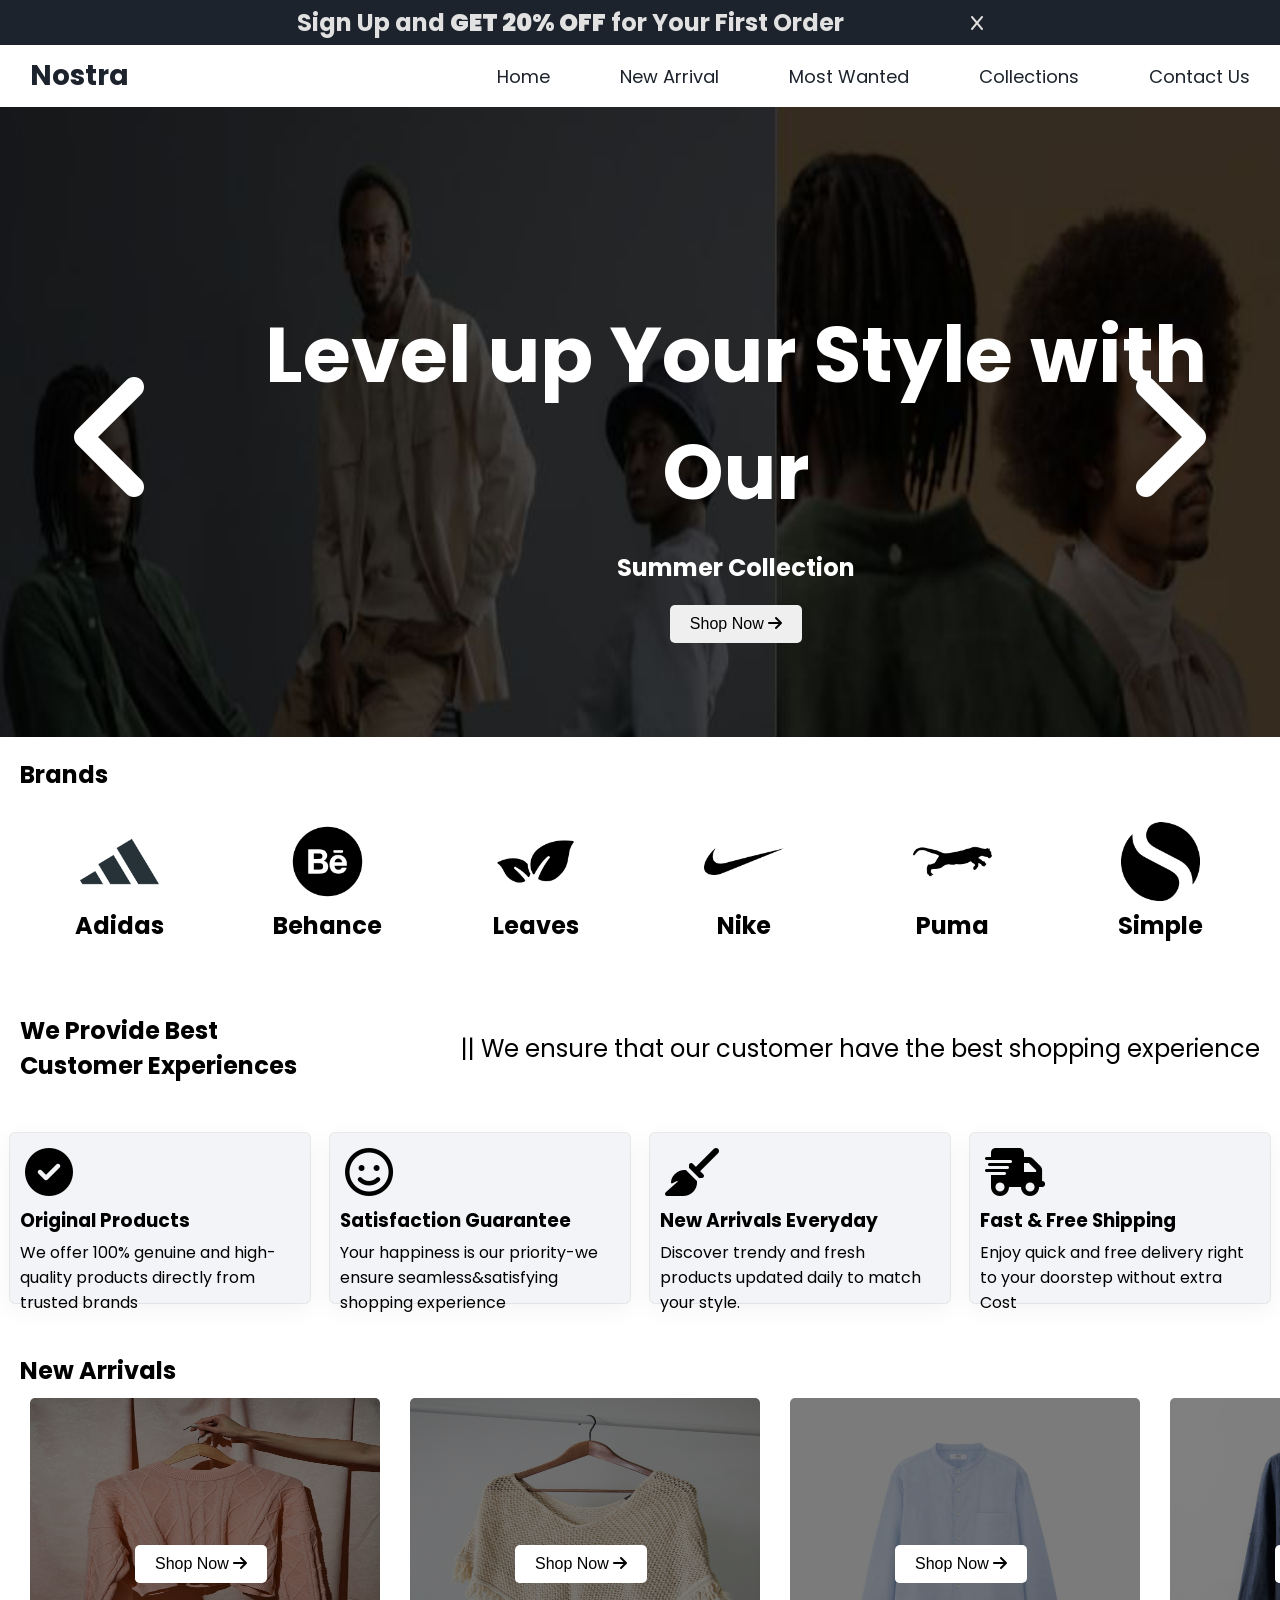
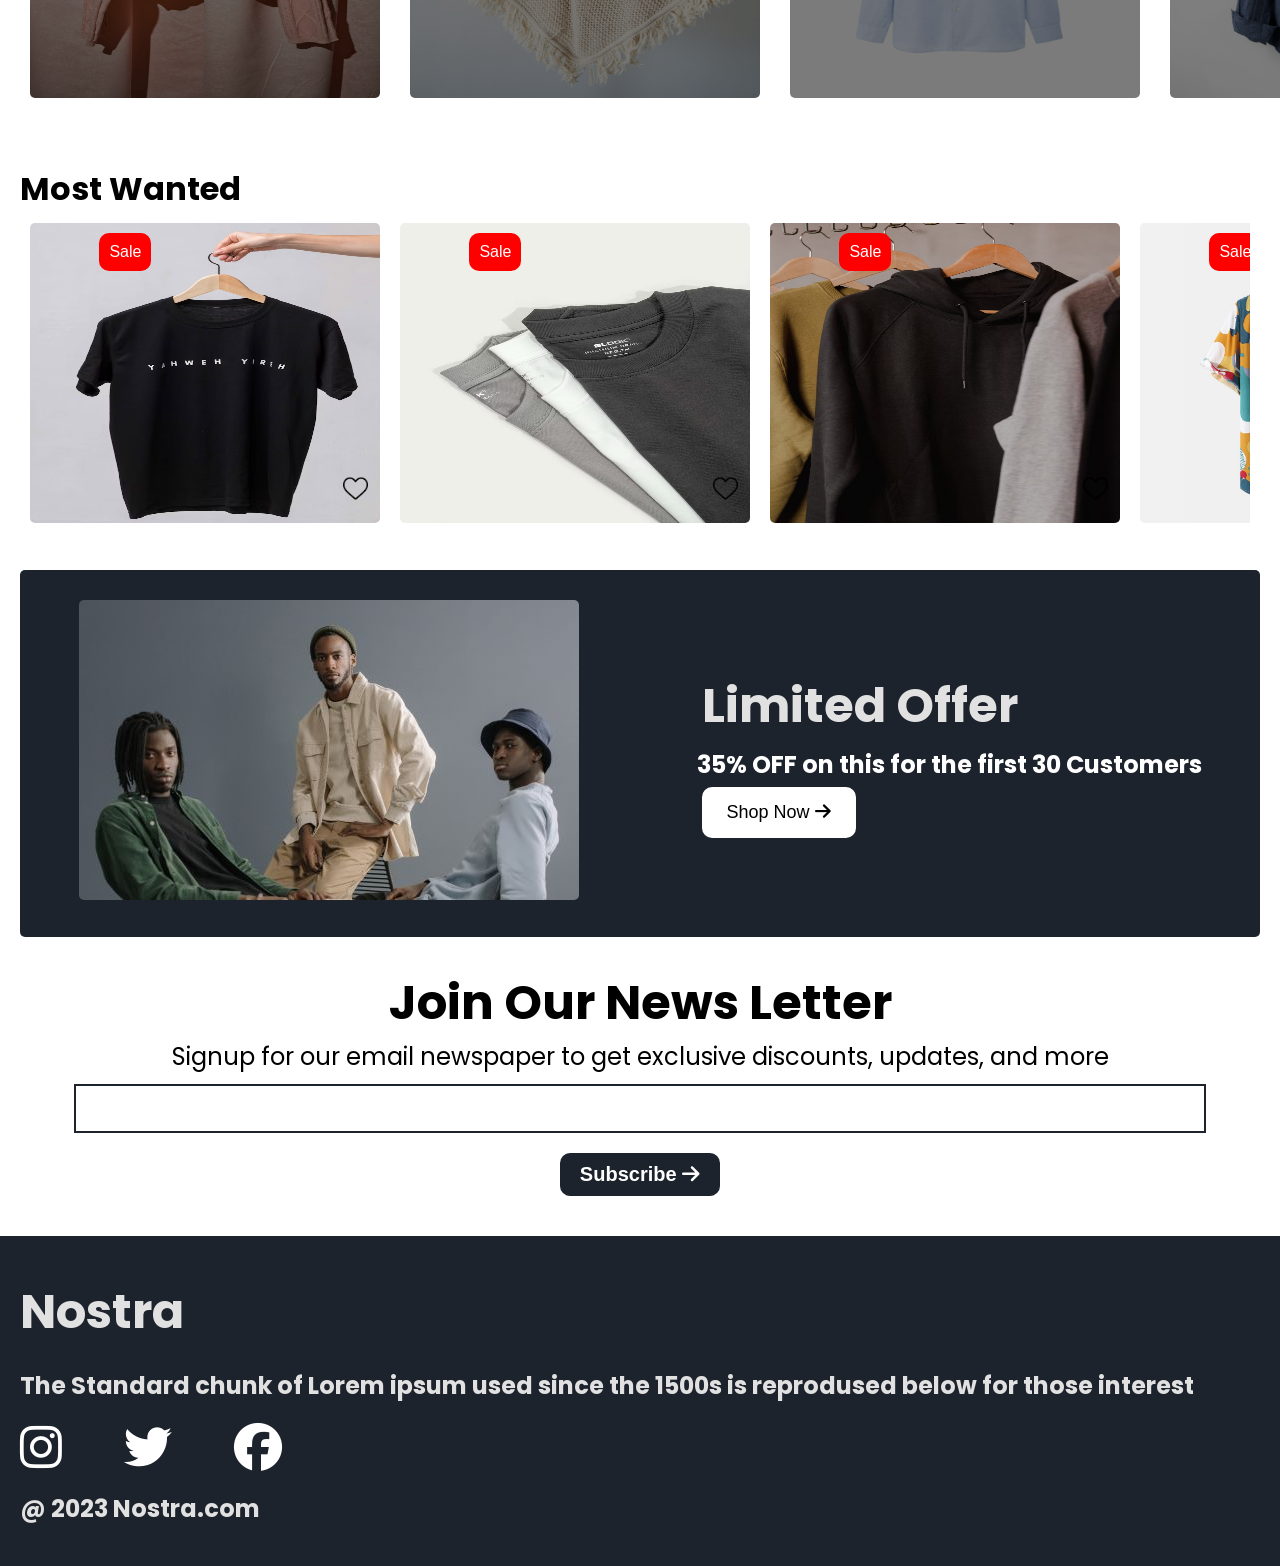
<file: index.html>
<!DOCTYPE html>
<html lang="en">
<head>
    <meta charset="UTF-8">
    <meta name="viewport" content="width=device-width, initial-scale=1.0">
    <title>Nostra</title>
    <!-- css style link -->
     <link rel="stylesheet" href="style.css">
     <!--Link Google Fonts-->
    <link rel="preconnect" href="https://fonts.googleapis.com">
    <link rel="preconnect" href="https://fonts.gstatic.com" crossorigin>
    <link href="https://fonts.googleapis.com/css2?family=Poppins:wght@400;500;700&display=swap" rel="stylesheet">

    <!--Link Font Awesome-->
    <link rel="stylesheet" href="https://cdnjs.cloudflare.com/ajax/libs/font-awesome/6.4.2/css/all.min.css">
</head>
<body>
    <!-- NavBar -->
     <section class="nav__container">
        <nav>
            <div class="prompt__text">
                <h2>Sign Up and <strong>GET 20% OFF</strong>  for Your First Order</h2>
                <i id="close-text" class="fa-solid fa-x"></i>
            </div>
            <div class="navbar">
                <h1>Nostra</h1>
                <i id="menu__bar" class="fa-solid fa-bars"></i>
                <ul class="navbar__list">
                    <li><a href="index.html">Home</a></li>
                    <li><a href="#new__Arrivals">New Arrival</a></li>
                    <li><a href="#most__wanted">Most Wanted</a></li>
                    <li><a href="collection.html">Collections</a></li>
                    <li><a href="contact.html">Contact Us</a></li>
                </ul>
                
            </div>
        </nav>
     </section>

     <!-- menu sidebar -->
      <div class="menu-container">
          <p class=" close__menu">X</p>
          <ul class="menubar__list">
              <li><a href="index.html">Home</a></li>
              <li><a href="#new__Arrivals">New Arrival</a></li>
              <li><a href="#most__wanted">Most Wanted</a></li>
              <li><a href="collection.html">Collections</a></li>
              <li><a href="contact.html">Contact Us</a></li>
            </ul>
        </div>

     <!-- slider img -->
      <section class="slider-container">
        <div>
            <i id="slider_left" class="fa-solid fa-angle-left" ></i>
        </div>
        <div class="slider-text">
            <h1>Level up Your Style with Our</h1>
            <h3>Summer Collection</h3>
            <button class="slider-btn">Shop Now <i class="fa-solid fa-arrow-right"></i></button>
            
        </div>
        <div class="slider-img">
            <img src="./image/slider-one.jpg" alt="Slider One">
            <img src="./image/slider-two.jpg" alt="Slider Two">
            <img src="./image/slider-three.jpg" alt="Slider Three">
        </div>
        <div>
            <i id="slider_right" class="fa-solid fa-angle-right"></i>
        </div>
      </section>

      <!-- Brands -->
       <section class="brand__container">
        <h1>Brands</h1>
        <div class="brand__cards">
            <div class="brand__card">
                <img src="./image/adidas.png" alt="Adidas">
                <h2>Adidas</h2>
            </div>
            <div class="brand__card">
                <img src="./image/behance.png" alt="Behance">
                <h2>Behance</h2>
            </div>
            <div class="brand__card">
                <img src="./image/leaves.png" alt="Leaves">
                <h2>Leaves</h2>
            </div>
            <div class="brand__card">
                <img src="./image/nike.png" alt="Nike">
                <h2>Nike</h2>
            </div>
            <div class="brand__card">
                <img src="./image/puma.png" alt="Puma">
                <h2>Puma</h2>
            </div>
            <div class="brand__card">
                <img src="image/simple.png" alt="Simple">
                <h2>Simple</h2>
            </div>
        </div>
       </section>

       <!-- Features -->
        <section class="feature__container">
            <div class="feature__text">
                <div>
                <h1>We Provide Best </h1>
                <h1> Customer Experiences</h1>
                </div>
                <p>|| We ensure that our customer have the best shopping experience</p>
            </div>
            <div class="feature__cards">
                <div class="feature__card">
                    <i id="icon" class="fa-solid fa-circle-check"></i>
                    <h3>Original Products</h3>
                    <p>We offer 100% genuine and high-quality products directly from trusted brands</p>
                </div>
                <div class="feature__card">
                    <i id="icon" class="fa-regular fa-face-smile"></i>
                    <h3>Satisfaction Guarantee</h3>
                    <p>Your happiness is our priority-we ensure seamless&satisfying shopping experience</p>
                </div>
                <div class="feature__card">
                    <i id="icon" class="fa-solid fa-broom"></i>
                    <h3>New Arrivals Everyday</h3>
                    <p>Discover trendy and fresh products updated daily to match your style.</p>
                </div>
                <div class="feature__card">
                    <i id="icon" class="fa-solid fa-truck-fast"></i>
                    <h3>Fast & Free Shipping</h3>
                    <p>Enjoy quick and free delivery right to your doorstep without extra Cost</p>
                </div>
            </div>
        </section>

        <!-- New Arrivals -->
         <section id="new__Arrivals" >
            <div  class="arrival__container">
                <h1>New Arrivals</h1>
                <div class="arrival__cards">
                    <div class="arrival__card">
                        <img src="image/a-1.avif" alt="">
                        <button><button class="slider-btn">Shop Now <i class="fa-solid fa-arrow-right"></i></button></button>
                    </div>
                    <div class="arrival__card">
                        <img src="image/a-4.jpg" alt="">
                        <button><button class="slider-btn">Shop Now <i class="fa-solid fa-arrow-right"></i></button></button>
                    </div>
                    <div class="arrival__card">
                        <img src="image/a-2.jpg" alt="">
                        <button><button class="slider-btn">Shop Now <i class="fa-solid fa-arrow-right"></i></button></button>
                    </div>
                    <div class="arrival__card">
                        <img src="image/a-3.jpg" alt="">
                        <button><button class="slider-btn">Shop Now <i class="fa-solid fa-arrow-right"></i></button></button>
                    </div>
                </div>
            </div>
         </section>

         <!-- Most Wanted -->
            <div class="wanted__container initial-scroll-animate reveal-scroll-animate">
                <h1 id="most__wanted" class>Most Wanted</h1>
                <div class="Wanted__cards">
                    <div class="Wanted__card">
                        <img class="Wanted__card__img" src="image/s-1.avif" alt="">
                        <button>Sale</button>
                        <img class="blackheart" src="image/blackheart.png" alt="">
                    </div>
                    <div class="Wanted__card">
                        <img class="Wanted__card__img" src="image/s-2.avif" alt="">
                        <button>Sale</button>
                        <img class="blackheart" src="image/blackheart.png" alt="">
                    </div>
                    <div class="Wanted__card">
                        <img class="Wanted__card__img" src="image/s-3.avif" alt="">
                        <button >Sale</button>
                        <img class="blackheart" src="image/blackheart.png" alt="">
                    </div>
                    <div class="Wanted__card">
                        <img class="Wanted__card__img" src="image/s-4.jpg" alt="">
                        <button>Sale</button>
                        <img class="blackheart" src="image/blackheart.png" alt="">
                    </div>
                    <div class="Wanted__card">
                        <img class="Wanted__card__img" src="image/s-5.jpg" alt="">
                        <button>Sale</button>
                        <img class="blackheart" src="image/blackheart.png" alt="">
                    </div>
                    <div class="Wanted__card">
                        <img class="Wanted__card__img" src="image/s-6.jpg" alt="">
                        <button>Sale</button>
                        <img class="blackheart" src="image/blackheart.png" alt="">
                    </div>
                    <div class="Wanted__card">
                        <img class="Wanted__card__img" src="image/s-8.avif" alt="">
                        <button>Sale</button>
                        <img class="blackheart" src="image/blackheart.png" alt="">
                    </div>
                    <div class="Wanted__card">
                        <img class="Wanted__card__img" src="image/s-7.avif" alt="">
                        <button>Sale</button>
                        <img class="blackheart" src="image/blackheart.png" alt="">
                    </div>
                </div>
            </div>


          <!-- Offers -->
           <section>
            <div class="offer__container">
                <div class="offer__img">
                    <img src="image/offer.jpg" alt="">
                </div>
                <div class="offer__Text">
                    <h1>Limited Offer</h1>
                    <h2>35% OFF on this for the first 30 Customers</h2>
                    <button>Shop Now <i class="fa-solid fa-arrow-right"></i></button>
                </div>
            </div>
           </section>

           <!-- Subscription -->
            <section class="Subscribe__conatiner">
                <h1>Join Our News Letter</h1>
                <p>Signup for our email newspaper to get exclusive discounts, updates, and more</p>
                <input type="text"> <br>
                <button>Subscribe <i class="fa-solid fa-arrow-right"></i></button>
            </section>

            <!-- footer -->
             <section class="footer__container">
                <div class="footer__box">
                <h1>Nostra</h1>
                <h3>The Standard chunk of Lorem ipsum used since the 1500s is reprodused below for those interest</h3>
                <div class="footer__icon">
                    <i class="icon fa-brands fa-instagram" style="color: #ffffff;"></i>
                    <i class="icon fa-brands fa-twitter" style="color: #ffffff;"></i>
                    <i class="icon fa-brands fa-facebook" style="color: #ffffff;"></i>
                </div>
                <h3>@ 2023 Nostra.com</h3>
                </div>
             </section>
     <script src="script.js"></script>
</body>
</html>
</file>
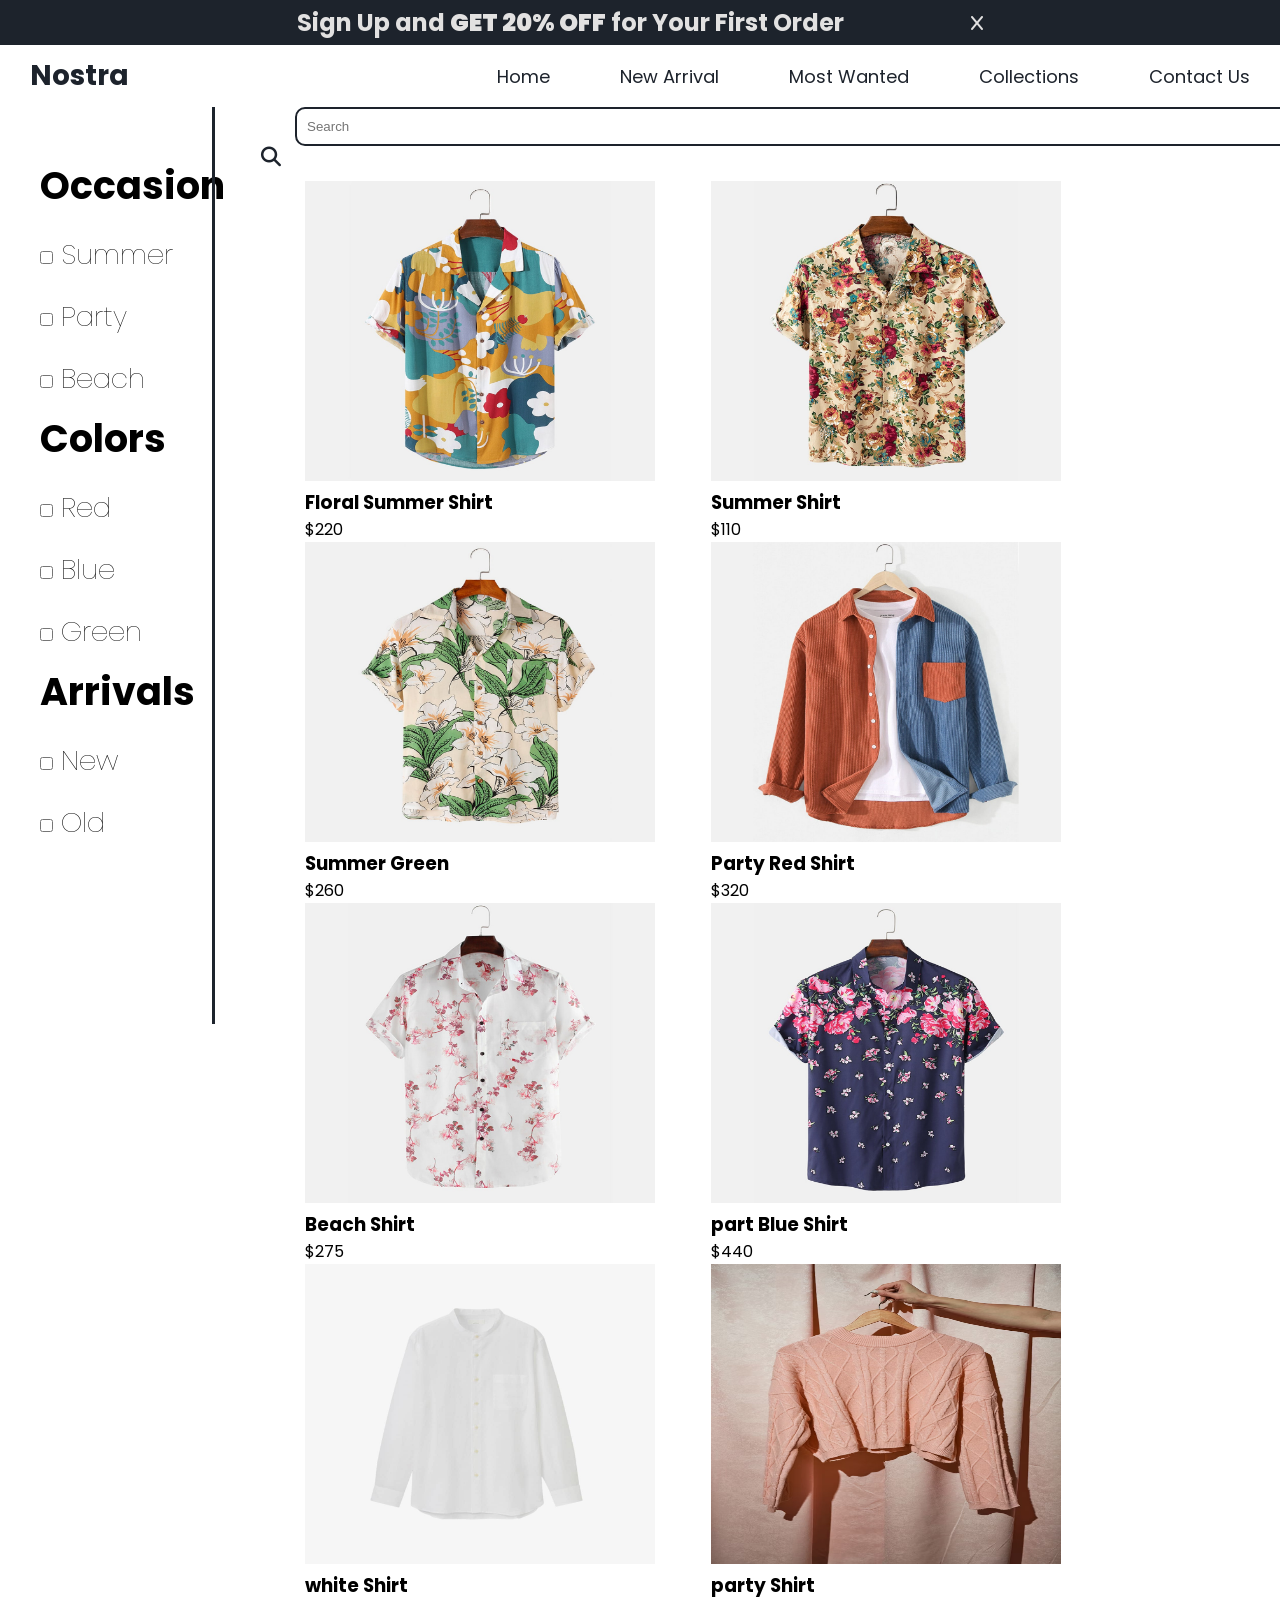
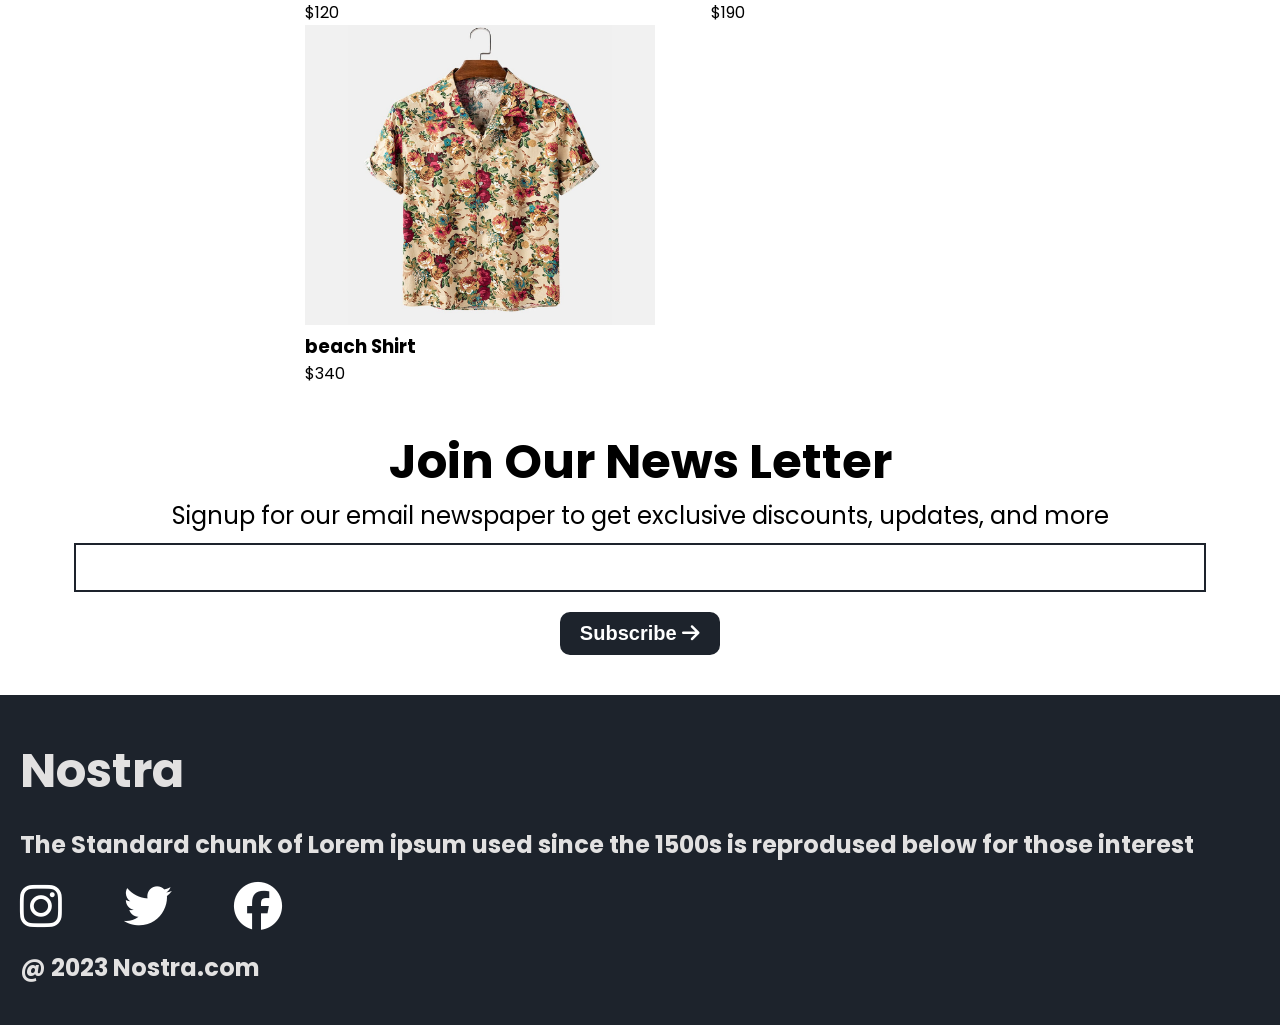
<file: collection.html>
<!DOCTYPE html>
<html lang="en">
<head>
    <meta charset="UTF-8">
    <meta name="viewport" content="width=device-width, initial-scale=1.0">
    <title>Collections</title>
    <!-- css style link -->
     <link rel="stylesheet" href="style.css">
     <!--Link Google Fonts-->
    <link rel="preconnect" href="https://fonts.googleapis.com">
    <link rel="preconnect" href="https://fonts.gstatic.com" crossorigin>
    <link href="https://fonts.googleapis.com/css2?family=Poppins:wght@400;500;700&display=swap" rel="stylesheet">

    <!--Link Font Awesome-->
    <link rel="stylesheet" href="https://cdnjs.cloudflare.com/ajax/libs/font-awesome/6.4.2/css/all.min.css">
</head>
<body>
        <!-- NavBar -->
     <section class="nav__container">
        <nav>
            <div class="prompt__text">
                <h2>Sign Up and <strong>GET 20% OFF</strong>  for Your First Order</h2>
                <i id="close-text" class="fa-solid fa-x"></i>
            </div>
            <div class="navbar">
                <h1>Nostra</h1>
                <i id="menu__bar" class="fa-solid fa-bars"></i>
                <ul class="navbar__list">
                    <li><a href="index.html">Home</a></li>
                    <li><a href="#new__Arrivals">New Arrival</a></li>
                    <li><a href="#most__wanted">Most Wanted</a></li>
                    <li><a href="collection.html">Collections</a></li>
                    <li><a href="contact.html">Contact Us</a></li>
                </ul>
                
            </div>
        </nav>
     </section>

     <!-- menu sidebar -->
      <div class="menu-container">
          <p class=" close__menu">X</p>
          <ul class="menubar__list">
              <li><a href="index.html">Home</a></li>
              <li><a href="#new__Arrivals">New Arrival</a></li>
              <li><a href="#most__wanted">Most Wanted</a></li>
              <li><a href="collection.html">Collections</a></li>
              <li><a href="contact.html">Contact Us</a></li>
            </ul>
        </div>

     <!-- collections -->
      <section>
        <div class="collection__container">
            <div class="checker__container">
                <h1>Occasion</h1>
                <div>
                    <h3><input type="checkbox" name="tags" value="summer"> Summer</h3>
                    <h3><input type="checkbox" name="tags" value="party"> Party</h3>
                    <h3><input type="checkbox" name="tags" value="beach"> Beach</h3>
                </div>
                <h1>Colors</h1>
                <div>
                    <h3><input type="checkbox" name="tags" value="red"> Red</h3>
                    <h3><input type="checkbox" name="tags" value="blue"> Blue</h3>
                    <h3><input type="checkbox" name="tags" value="green"> Green</h3>
                </div>
                <h1>Arrivals</h1>
                <div>
                    <h3><input type="checkbox" name="tags" value="new"> New</h3>
                    <h3><input type="checkbox" name="tags" value="old"> Old</h3>
                </div>
                <hr class="Vertical__line">
            </div>
            <div class="product__container">
                <input id="search" type="text" placeholder="Search">
                <i id="search__icon" class="fa-solid fa-magnifying-glass"></i>
                <div class="product__cards">
                <div class="product__card">
                    <img src="image/p-1.jpg" alt="">
                    <h3>Floral Summer Shirt</h3>
                    <p>$220</p>
                </div>
                <div class="product__card">
                    <img src="image/p-2.jpg" alt="">
                    <h3>Summer Shirt</h3>
                    <p>$110</p>
                </div>
                <div class="product__card">
                    <img src="image/p-3.jpg" alt="">
                    <h3>Summer Green</h3>
                    <p>$260</p>
                </div>
                <div class="product__card">
                    <img src="image/p-4.jpg" alt="">
                    <h3>Party Red Shirt</h3>
                    <p>$320</p>
                </div>
                <div class="product__card">
                    <img src="image/p-5.jpg" alt="">
                    <h3>Beach Shirt</h3>
                    <p>$275</p>
                </div>
                <div class="product__card">
                    <img src="image/p-9.jpg" alt="">
                    <h3>part Blue Shirt</h3>
                    <p>$440</p>
                </div>
                <div class="product__card">
                    <img src="image/s-6.jpg" alt="">
                    <h3>white Shirt</h3>
                    <p>$120</p>
                </div>
                <div class="product__card">
                    <img src="image/a-1.avif" alt="">
                    <h3>party Shirt</h3>
                    <p>$190</p>
                </div>
                <div class="product__card">
                    <img src="image/p-7.jpg" alt="">
                    <h3>beach Shirt</h3>
                    <p>$340</p>
                </div>
                </div>
            </div>
        </div>
      </section>

     <!-- Subscription -->
     <section class="Subscribe__conatiner">
                <h1>Join Our News Letter</h1>
                <p>Signup for our email newspaper to get exclusive discounts, updates, and more</p>
                <input type="text"> <br>
                <button>Subscribe <i class="fa-solid fa-arrow-right"></i></button>
     </section>
    <!-- footer -->
    <section class="footer__container">
                <div class="footer__box">
                <h1>Nostra</h1>
                <h3>The Standard chunk of Lorem ipsum used since the 1500s is reprodused below for those interest</h3>
                <div class="footer__icon">
                    <i class="icon fa-brands fa-instagram" style="color: #ffffff;"></i>
                    <i class="icon fa-brands fa-twitter" style="color: #ffffff;"></i>
                    <i class="icon fa-brands fa-facebook" style="color: #ffffff;"></i>
                </div>
                <h3>@ 2023 Nostra.com</h3>
                </div>
    </section>
     <script src="collection.js"></script>
</body>
</html>
</file>
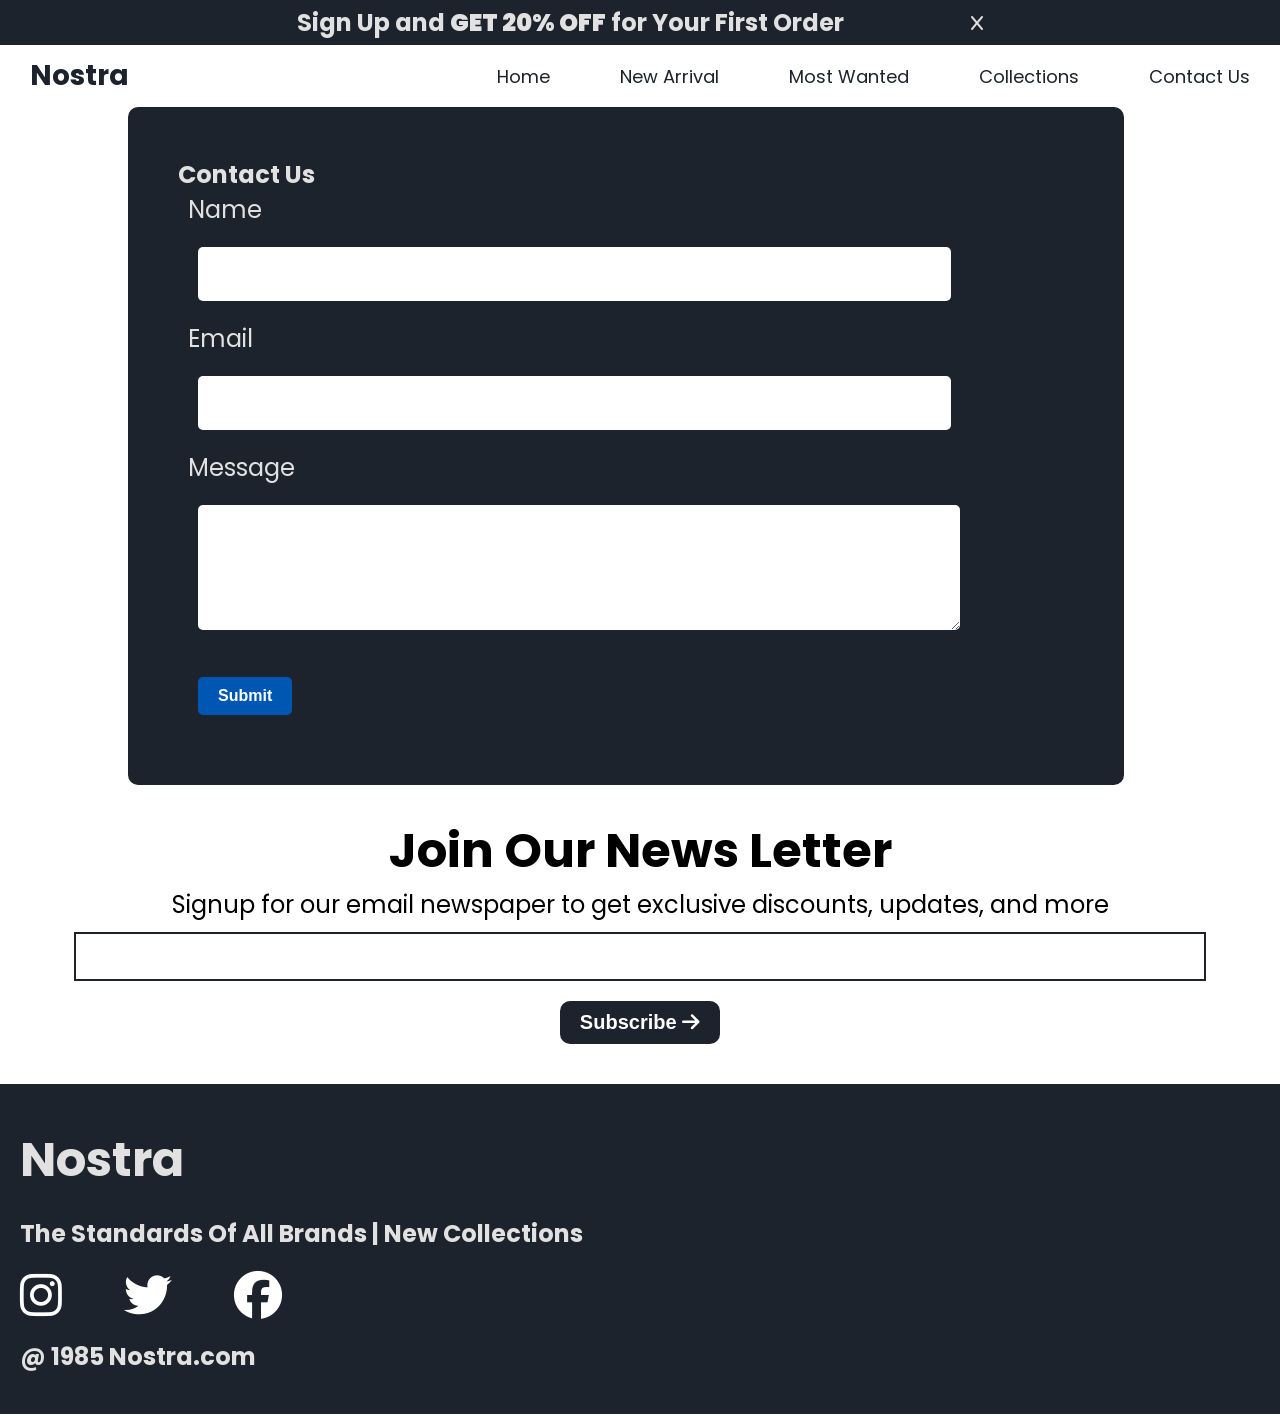
<file: contact.html>
<!DOCTYPE html>
<html lang="en">
<head>
    <meta charset="UTF-8">
    <meta name="viewport" content="width=device-width, initial-scale=1.0">
    <title>Contact</title>
    <!-- css style link -->
     <link rel="stylesheet" href="style.css">
     <!--Link Google Fonts-->
    <link rel="preconnect" href="https://fonts.googleapis.com">
    <link rel="preconnect" href="https://fonts.gstatic.com" crossorigin>
    <link href="https://fonts.googleapis.com/css2?family=Poppins:wght@400;500;700&display=swap" rel="stylesheet">

    <!--Link Font Awesome-->
    <link rel="stylesheet" href="https://cdnjs.cloudflare.com/ajax/libs/font-awesome/6.4.2/css/all.min.css">
</head>
<body>
        <!-- NavBar -->
     <section class="nav__container">
        <nav>
            <div class="prompt__text">
                <h2>Sign Up and <strong>GET 20% OFF</strong>  for Your First Order</h2>
                <i id="close-text" class="fa-solid fa-x"></i>
            </div>
            <div class="navbar">
                <h1>Nostra</h1>
                <i id="menu__bar" class="fa-solid fa-bars"></i>
                <ul class="navbar__list">
                    <li><a href="index.html">Home</a></li>
                    <li><a href="#new__Arrivals">New Arrival</a></li>
                    <li><a href="#most__wanted">Most Wanted</a></li>
                    <li><a href="collection.html">Collections</a></li>
                    <li><a href="contact.html">Contact Us</a></li>
                </ul>
                
            </div>
        </nav>
     </section>

     <!-- menu sidebar -->
      <div class="menu-container">
          <p class=" close__menu">X</p>
          <ul class="menubar__list">
              <li><a href="index.html">Home</a></li>
              <li><a href="#new__Arrivals">New Arrival</a></li>
              <li><a href="#most__wanted">Most Wanted</a></li>
              <li><a href="collection.html">Collections</a></li>
              <li><a href="contact.html">Contact Us</a></li>
            </ul>
        </div>
     <!-- contact form -->
      <section>
        <div class="contact__container">
            <h1>Contact Us</h1>
            <div class="contact__form">
                <div>
                <label>Name</label><br>
                <input id="inputname" type="text" required><br>
                <span style="color: red; padding-left: 20px;display: none;" class="nameError">Name must contains only letter</span>
                </div>
                <div>
                <label>Email</label><br>
                <input id="inputemail" type="email" required><br>
                <span style="color: red; padding-left: 20px;display: none;"  class="emailError">please provide valid Email</span>
                </div>
                <div>
                <label>Message</label><br>
                <textarea id="inputtext" type="text" required></textarea><br>
                <p id="textResult" style="color: white;padding-left: 20px;"></p>
                </div>
            
            <button type="submit" id="submit">Submit</button>
            </div>
        </div>
      </section>


     <!-- Subscription -->
            <section class="Subscribe__conatiner">
                <h1>Join Our News Letter</h1>
                <p>Signup for our email newspaper to get exclusive discounts, updates, and more</p>
                <input type="text"> <br>
                <button>Subscribe <i class="fa-solid fa-arrow-right"></i></button>
            </section>

        <!-- footer -->
        <section class="footer__container">
                <div class="footer__box">
                <h1>Nostra</h1>
                <h3>The Standards Of All Brands | New Collections  </h3>
                <div class="footer__icon">
                    <i class="icon fa-brands fa-instagram" style="color: #ffffff;"></i>
                    <i class="icon fa-brands fa-twitter" style="color: #ffffff;"></i>
                    <i class="icon fa-brands fa-facebook" style="color: #ffffff;"></i>
                </div>
                <h3>@ 1985 Nostra.com</h3>
                </div>
        </section>
     <script src="contact.js"></script>
</body>
</html>
</file>
<file: style.css>
*{
    margin: 0;
    padding: 0;
}
body{
    font-family: 'poppins' ;
}
body::-webkit-scrollbar {
    width: 0; 
}
html{
    scroll-behavior: smooth;
}
.prompt__text{
    background-color: #1D232C;
    display: flex;
    justify-content:center;
    align-items: center;
    gap: 10%;
    color: #E2E1E1;
    text-align: center;
    padding: 5px;
    cursor: pointer;
}
.prompt__text strong{
    font-weight: bolder;
    font-family: 'poppins'
}
.nav__container{
    position: sticky;
    top: 0px;
    z-index: 3;
}
.navbar{
    display: flex;
    justify-content: space-between;
    align-items: center;
    padding: 10px 30px;
    color: #1D232C;
    font-size: 24px;
    background-color: #ffffff;
}
.navbar__list{
    display: flex;
    justify-content: space-around;
    align-items: center;
    gap: 70px;
    font-size: 18px;
    list-style: none;  
}
.navbar__list a{
    color: #1D232C;
    text-decoration: none;
}
.navbar__list a:hover{
    text-decoration: underline;
}
#menu__bar{
    display: none;
    cursor: pointer;
}
.menu-container{
    display: none;
}
.slider-container{
    position: relative;
    /* padding:0 20px; */
    overflow: hidden;
    width: 100%;
}
.slider-text{
    position: absolute;
    color: #FFFFFF;
    text-align: center;
    left: 15%;
    top: 30%;
}
.slider-text h1{
    font-size: 78px;
}
.slider-text h3{
    font-size: 24px;
    padding: 20px;
}
.slider-text button{
    font-size: 16px;
    padding: 10px 20px;
    border-radius: 5px;
    border: none;
}
.slider-img{
    display: flex;
    transition: 2s;
}
.slider-img img{
    width: 100%;
    height:70vh ;
}
#slider_left{
    color: #FFFFFF;
    font-size: 10rem;
    position: absolute;
    bottom: 35%;
    left: 5%;
}
#slider_right{
    color: #FFFFFF;
    font-size: 10rem;
    position: absolute;
    bottom: 35%;
    right: 5%;
}
.brand__container{
    padding: 10px;
    margin: 10px;
}
.brand__cards{
    display: flex;
    justify-content: space-between;
    align-items: center;
    text-align: center;
    padding: 30px 0;
    gap: 10px;
}
.brand__card img{
    width: 40%;
    height: 40%;
}
.feature__text{
    display: flex;
    padding: 20px;
    gap: 10px;
    align-items: center;
    justify-content: space-between;
}
.feature__text p{
    font-size: 24px;
}
.feature__cards{
    display: flex;
    margin: 20px 0;
}
.feature__card{
    background-color: #F2F4F7;
    padding: 10px;
    width: 350px;
    margin: 10px;
    height: 150px;
    border-radius: 5px;
    box-shadow: rgba(0, 0, 0, 0.05) 0px 6px 24px 0px, rgba(0, 0, 0, 0.08) 0px 0px 0px 1px;
}
.feature__card h3{
    padding: 5px 0;
}
#icon{
    font-size: 48px;
    padding: 5px;
}
.arrival__container{
    padding: 10px;
    margin:30px 10px;
}
.arrival__cards{
    display: flex;
    gap: 10px;
}
.arrival__card{
    position: relative;
    margin: 10px;
}
.arrival__card img{
    width: 350px;
    height: 300px;
    filter: brightness(50%);
    border-radius: 5px;
}
.arrival__card button{
    padding: 10px 20px;
    font-size: 16px;
    background-color: #FFFFFF;
    border-radius: 5px;
    border: none;
    position: absolute;
    left: 30%;
    bottom: 40%;
}
.arrival__card button:hover{
    background-color: #E2E1E1;
}
.wanted__container{
    padding: 10px;
    margin: 10px;
}

.Wanted__cards{
    position: relative;
    display: flex;
    gap: 20px;
    margin: 10px;
    overflow-x:hidden;
}
 .Wanted__cards::-webkit-scrollbar {
    appearance: none; 
  }
.Wanted__card__img{
    width: 350px;
    height: 300px;
    border-radius: 5px;
}
.Wanted__card button{
   padding: 10px;
    font-size: 16px;
    background-color: red;
    color: #FFFFFF;
    position: absolute;
    margin: 5px -23%;
    top: 5px;
    border: none;
    border-radius: 10px;
}
.blackheart {
    position: absolute;
    margin: 5px -3%;
    bottom: 8%;
    width: 2%;
}
 /* Scroll Animate */

.initial-scroll-animate {
  opacity: 1;
  transform: translateY(0);
  transition: all 0.8s ease-in-out;
}

.reveal-scroll-animate {
  opacity: 0;
  transform: translateY(50px); /* start a bit lower */
}

.offer__container{
    display: flex;
    align-items: center;
    justify-content: center;
    gap: 10%;
    margin: 20px;
    border-radius: 5px;
    padding: 30px;
    background-color: #1D232C;
    color: #FFFFFF;
}
.offer__img img{
    border-radius: 5px;
}
.offer__Text h1{
    color: #E2E1E1;
    font-size: 48px;
    padding: 5px;
}
.offer__Text button{
    padding: 15px 25px;
    font-size: 18px;
    margin: 5px;
    border: none;
    background-color: #FFFFFF;
    border-radius: 10px;
}
.Subscribe__conatiner{
    text-align: center;
    padding: 10px;
    margin: 20px;
}
.Subscribe__conatiner h1{
    font-size: 48px;
}
.Subscribe__conatiner p{
    font-size: 24px;
}
.Subscribe__conatiner input{
    width: 90%;
    margin: 10px;
    padding: 15px;
    border: 2px solid #1D232C;
}
.Subscribe__conatiner button{
    padding: 10px 20px;
    background-color: #1D232C;
    color: #ffffff;
    border: none;
    font-size: 20px;
    font-weight: bold;
    border-radius: 10px;
    margin: 10px;
}
.footer__container{
    background-color: #1D232C;
    margin-top: 20px;
    width: 100%;
}
.footer__box{
    color: #E2E1E1;
    padding: 20px;
}
.footer__box h1{
    font-size: 48px;
    margin: 20px 0;
}
.footer__box h3{
    font-size: 24px;
    margin: 20px 0;
}
.footer__icon{
    display: flex;
    gap: 5%;
    font-size: 48px;
    margin: 20px 0;
}
.contact__container{
    background-color: #1D232C;
    color: #E2E1E1;
    padding: 50px;
    width: 70%;
    border-radius: 10px;
    margin-left: 10%;
}
.contact__form label{
    font-size: 24px;
    margin: 10px;
}
.contact__form input{
    width: 80%;
    padding: 2%;
    margin: 20px;
    border-radius: 5px;
    border: none;
    font-size: 16px;
}
.contact__form textarea{
    width: 75%;
    padding: 5%;
    margin: 20px;
    border-radius: 5px;
    border: none;
    font-size: 16px;
}
.contact__form button{
    margin: 20px;
    padding: 10px 20px;
    font-size: 16px;
    border: none;
    background-color: #0056B3;
    color: #FFFFFF;
    font-weight: bold;
    border-radius: 5px;
}
.contact__form input:focus, .contact__form textarea:focus, .contact__form button:focus{
      outline: none;
}
.contact__form button:hover{
    background-color: #1b81ee;
}
.collection__container{
    display: flex;
    gap: 30px;
    height: 100%;
    width: 100%;
}
.checker__container{
    padding: 30px;
    margin: 10px;
}
.checker__container h1{
    font-size: 38px;
    margin-top: 10px;
}
.checker__container h3{
    font-size: 28px;
    font-weight: lighter;
    padding-top: 10px;
    margin-top: 10px;
}
.Vertical__line{
    border: none;
    border-left: 3px solid #1D232C; 
    height: 75vw;
    margin:5% 20px 0 20px; 
    position: absolute;
    top: 0px;
    left: 15%;
}

.product__container input{
    padding: 10px;
    width:70rem ;
    align-items: center;
    justify-content: center;
    border-radius: 10px;
    border: 2px solid #1D232C;
}
 #search__icon{
    color: #1D232C;
    font-size: 20px;
    margin-left: -3%;
} 
.product__cards{
    display: flex;
    flex-wrap: wrap;
    gap: 5%;
    margin: 10px;
}
.product__card img{
    width: 350px;
    height: 300px;
}
@media screen and (max-width:650px){
    .prompt__text{
        font-size: 8px;
    }
    #menu__bar{
        display: block;
    }
    .navbar{
        font-size: 20px;
    }
    .navbar__list{
        display: none;
    }
    .menu-container{
        padding: 20px;
        background-color: #1D232C;
        width: 40%;
        position: relative;
        top: 0;
        left: -50%;
        color:#E2E1E1;
        position: fixed;
        height: 100vh;
        font-size: 20px;
        list-style: none; 
        display: block;
        z-index: 20;
    }
    .menubar__list{
        padding: 20px;
        font-size: 20px;
        list-style: none; 
    }
    .close__menu{
        padding-left: 90%;
        cursor: pointer;
    }
   .menubar__list a, li{
        color:#E2E1E1;
        font-size: 20px;
        font-weight: bold;
        text-decoration: none;
        padding: 20px 0;
    }
    .menubar__list a:hover{
        text-decoration: underline;
    }
    .slider-text{
        top: 20%;
        left: 15%;
    }
    .slider-text h1{
        font-size: 24px;
    }
    .slider-text h3{
        font-size: 18px;
        padding: 20px;
    }
    .slider-text button{
        font-size: 12px;
    }
    .slider-img img{
        width: 100%;
        height:30vh ;
    }
    #slider_left{
        font-size: 3rem;
        bottom: 40%;
    }
    #slider_right{
        font-size: 3rem;
        bottom: 40%;
    }
    .brand__container{
        padding: 10px;
        margin: 10px;
    }
    .brand__card h2{
        font-size: 16px;
    }
    .brand__card img{
        width: 40%;
        height: 40%;
    }
    .feature__cards{
        flex-wrap: wrap;
        justify-content: center;
    }
    .feature__text{
        flex-wrap: wrap;
    }
    .feature__text p{
        font-size: 18px;
    }
    .arrival__cards{
        flex-wrap: wrap;
    }
    .arrival__card img{
        width: 150px;
        height: 150px;
    }
    .arrival__card button{
        padding: 5px;
        font-size: 9;
        left: 17%;
    }
    .Wanted__card__img{
        width: 100px;
        height: 100px;
    }
    .Wanted__card button{
        padding: 5px;
        font-size: 12px;
        margin: 2px -19%;
        top: 5px;
    }
    .blackheart {
        position: absolute;
        margin: 5px -4%;
        bottom: 8%;
        width: 3%;
    }
    .offer__container{
        gap: 10px;
    }
   .offer__img img{
        width: 90%;
        height: 90%;
    }
    .offer__Text h1{
        color: #E2E1E1;
        font-size: 20px;
        padding: 5px;
    }
    .offer__Text h2{
        font-size: 14px;
    }
    .offer__Text button{
        padding: 5px 10px;
        font-size: 12px;
    }
    .Subscribe__conatiner{
        text-align: center;
        padding: 10px;
        margin: 20px;
    }
    .Subscribe__conatiner h1{
        font-size: 20px;
    }
    .Subscribe__conatiner p{
        font-size: 14px;
    }
    .Subscribe__conatiner input{
        padding: 5px;
    }
    .Subscribe__conatiner button{
        font-size: 10px;
    }
    .footer__box h1{
        font-size: 28px;
    }
    .footer__box h3{
        font-size: 16px;
    }
    .footer__icon{
        font-size: 20px;
    }
    .contact__container{
        margin-left: 20px;
    }
    .contact__container h1{
       font-size: 20px;
    }
.contact__form label{
    font-size: 16px;
}
.contact__form input{
    font-size: 14px;
}
.contact__form textarea{
    font-size: 14px;
}
.contact__form button{
    padding: 8px 10px;
    font-size: 12px;
}
    .collection__container{
    display: flex;
    gap: 10px;
    height: 100%;
    width: 100%;
}
.checker__container{
    padding-left: 5px;
    margin: 0;

}
.checker__container h1{
    font-size: 18px;
    margin-top: 0;
}
.checker__container h3{
    font-size: 12px;
    padding-top: 0;
    margin-top: 0;
}
.Vertical__line{
    height: 100vw;
    left: 20%;
}

.product__container input{
    padding: 5px;
    width:10rem ;
}
 #search__icon{
    font-size: 10px;
    margin-left: -10%;
} 
.product__cards{
    display: flex;
    flex-wrap: wrap;
    gap: 5px;
    margin: 10px 0 0 0;
}
.product__card img{
    width: 90px;
    height: 90px;
}
.product__card h3{
    font-size: 8px;
}
.product__card p{
    font-size: 9px;
}
}
</file>
